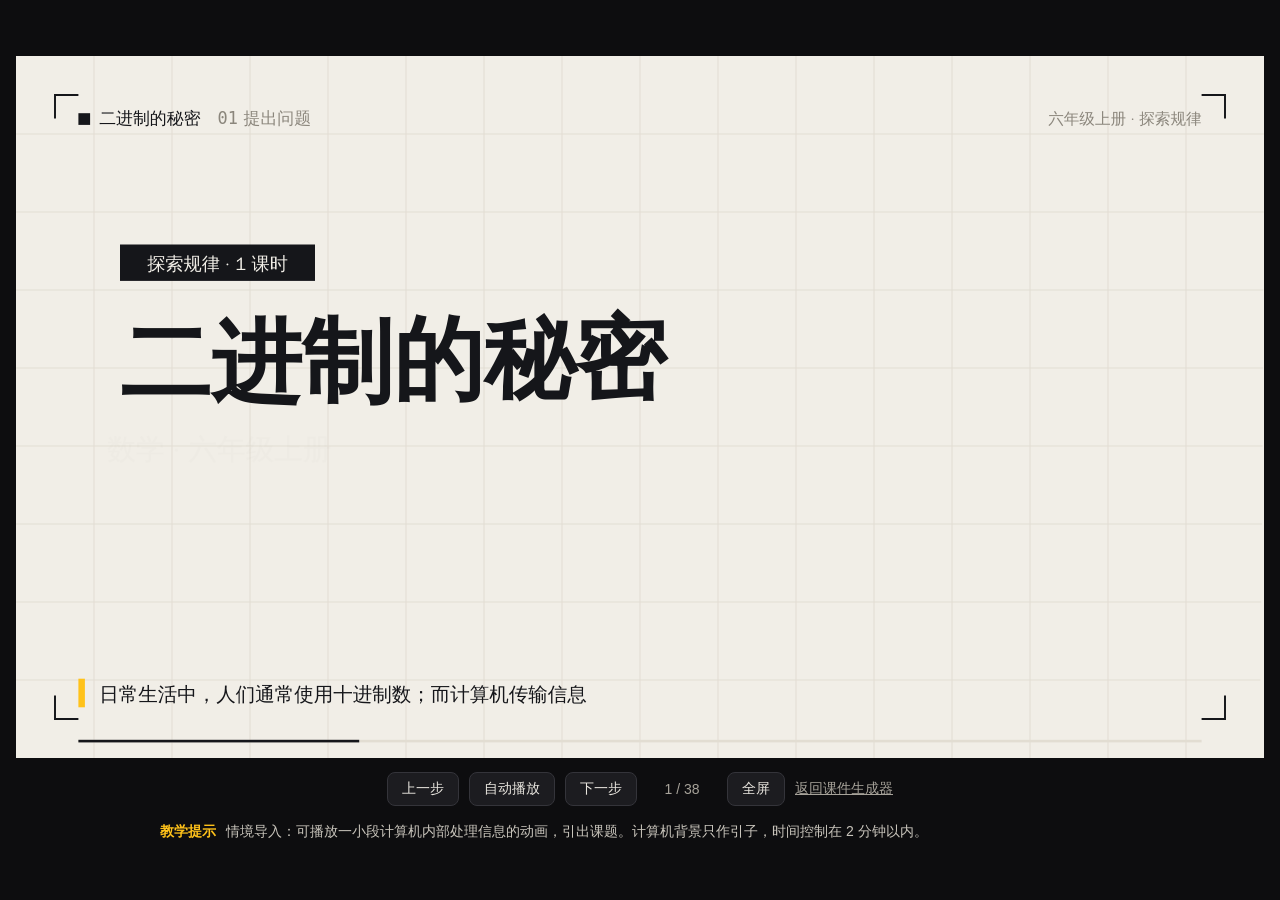
<file: samples/binary/index.html>
<!doctype html>
<html lang="zh-CN">
  <head>
    <meta charset="UTF-8" />
    <meta name="viewport" content="width=device-width, initial-scale=1.0" />
    <title>二进制的秘密</title>
    <style>
      * {
        box-sizing: border-box;
      }

      html,
      body {
        margin: 0;
        height: 100%;
        background: #0d0d0f;
        color: #e9e6df;
        font-family: "PingFang SC", "Microsoft YaHei", "Noto Sans SC", sans-serif;
      }

      .shell {
        display: flex;
        flex-direction: column;
        align-items: center;
        justify-content: center;
        gap: 14px;
        min-height: 100%;
        padding: 16px;
      }

      .frame {
        position: relative;
        width: min(100%, calc((100vh - 170px) * 16 / 9));
        aspect-ratio: 16 / 9;
        cursor: pointer;
        user-select: none;
        -webkit-user-select: none;
        touch-action: pan-y;
        outline: none;
      }

      .frame:focus-visible {
        box-shadow: 0 0 0 3px #ffc21a;
      }

      .frame:fullscreen {
        width: 100%;
        background: #0d0d0f;
        display: flex;
        align-items: center;
      }

      .frame:-webkit-full-screen {
        width: 100%;
        background: #0d0d0f;
        display: flex;
        align-items: center;
      }

      #stage {
        display: block;
        width: 100%;
        height: auto;
        max-height: 100%;
      }

      .bar {
        display: flex;
        align-items: center;
        gap: 10px;
        flex-wrap: wrap;
        justify-content: center;
        font-size: 14px;
      }

      .bar button {
        font: inherit;
        color: #e9e6df;
        background: #1c1c20;
        border: 1px solid #34343a;
        border-radius: 8px;
        padding: 7px 14px;
        cursor: pointer;
      }

      .bar button:hover {
        background: #26262b;
      }

      .bar button:focus-visible {
        outline: 2px solid #ffc21a;
        outline-offset: 2px;
      }

      .bar .step {
        min-width: 70px;
        text-align: center;
        font-variant-numeric: tabular-nums;
        color: #a7a39a;
      }

      .bar a {
        color: #a7a39a;
      }

      .note {
        width: min(100%, 960px);
        margin: 0;
        font-size: 14px;
        line-height: 1.7;
        color: #c9c5bc;
      }

      .note strong {
        margin-right: 10px;
        color: #ffc21a;
      }
    </style>
  </head>
  <body>
    <main class="shell">
      <div class="frame" id="frame" tabindex="0" aria-label="二进制的秘密，点击或按方向键播放下一步">
        <svg id="stage" viewBox="0 0 1920 1080" role="img" aria-labelledby="stage-title">
          <title id="stage-title">二进制的秘密</title>
        </svg>
      </div>
      <div class="bar">
        <button type="button" id="prev">上一步</button>
        <button type="button" id="play">自动播放</button>
        <button type="button" id="next">下一步</button>
        <span class="step" id="step"></span>
        <button type="button" id="fullscreen">全屏</button>
        <a href="../../index.html">返回课件生成器</a>
      </div>
      <p class="note"><strong>教学提示</strong><span id="note"></span></p>
    </main>

    <script src="../../vendor/gsap/gsap.min.js"></script>
    <script src="../../vendor/gsap/TextPlugin.min.js"></script>
    <script src="../../vendor/gsap/DrawSVGPlugin.min.js"></script>
    <script src="binary.js"></script>
  </body>
</html>
</file>
